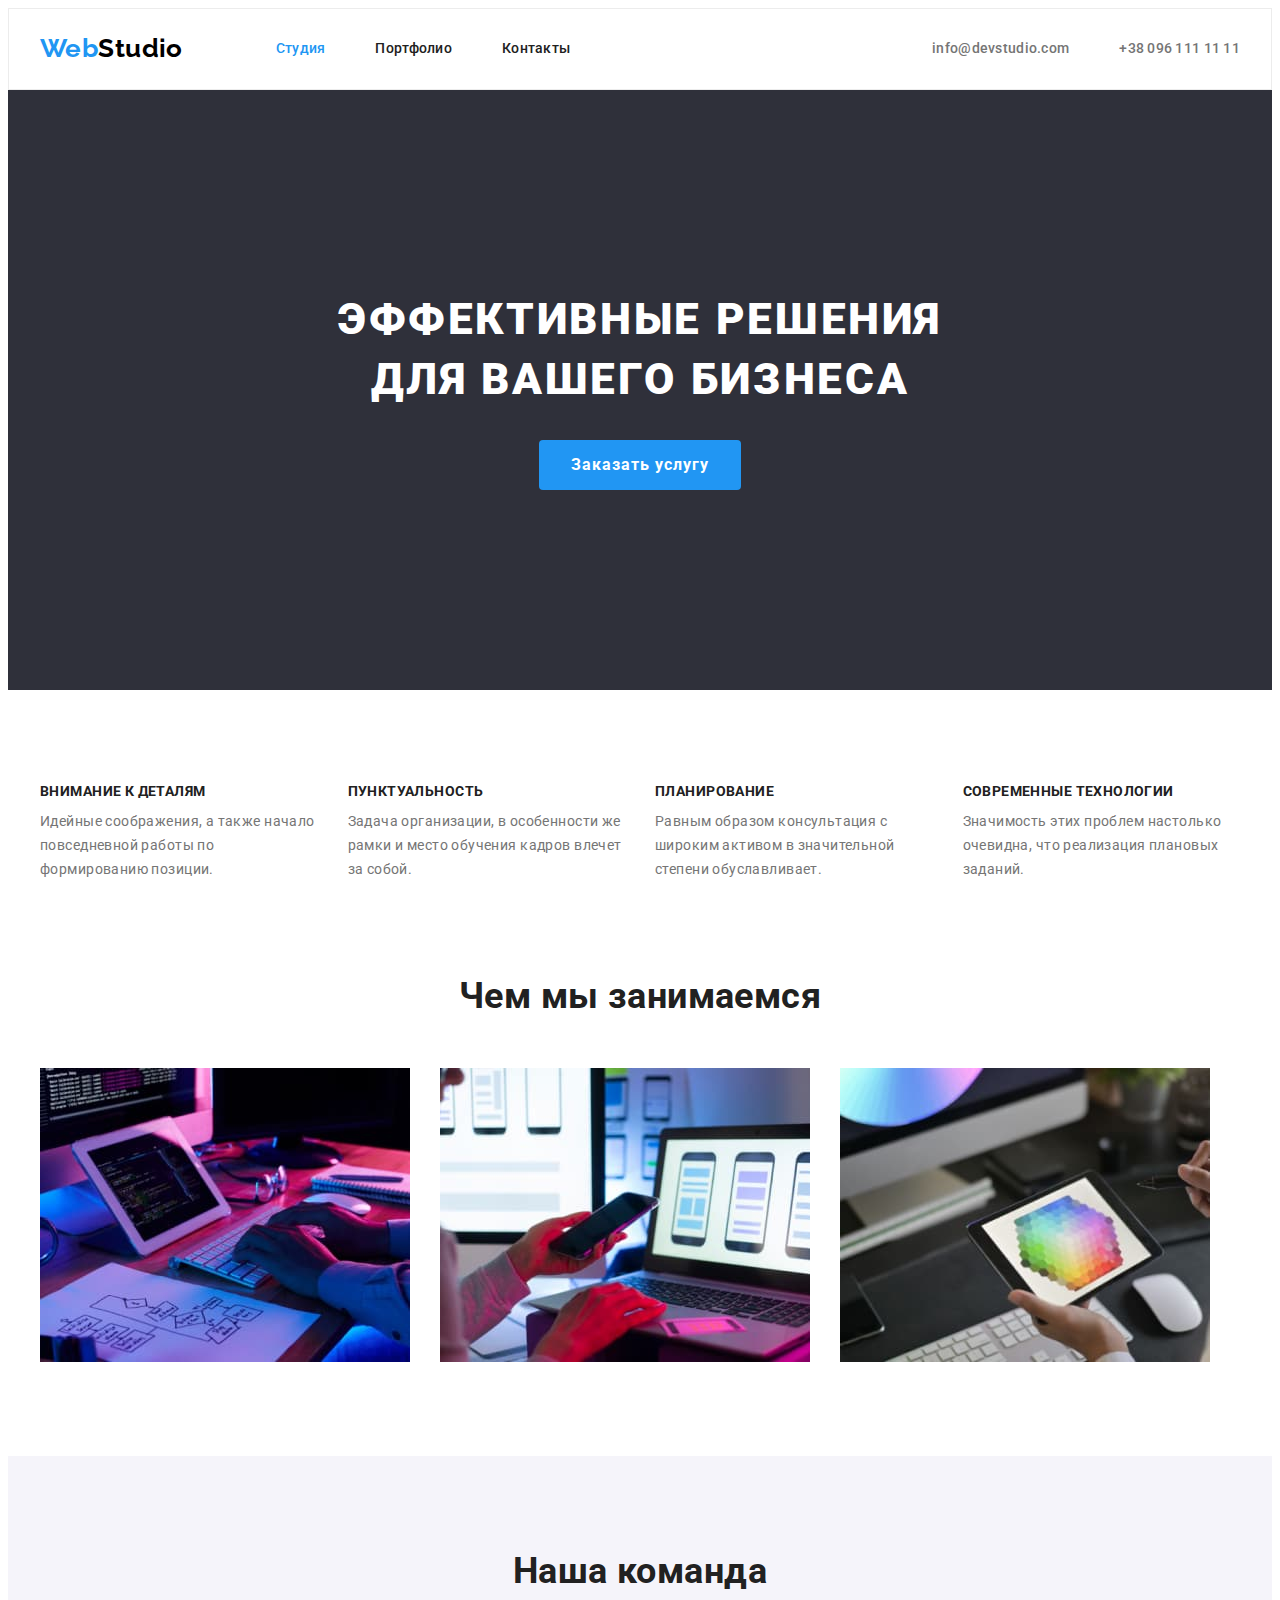
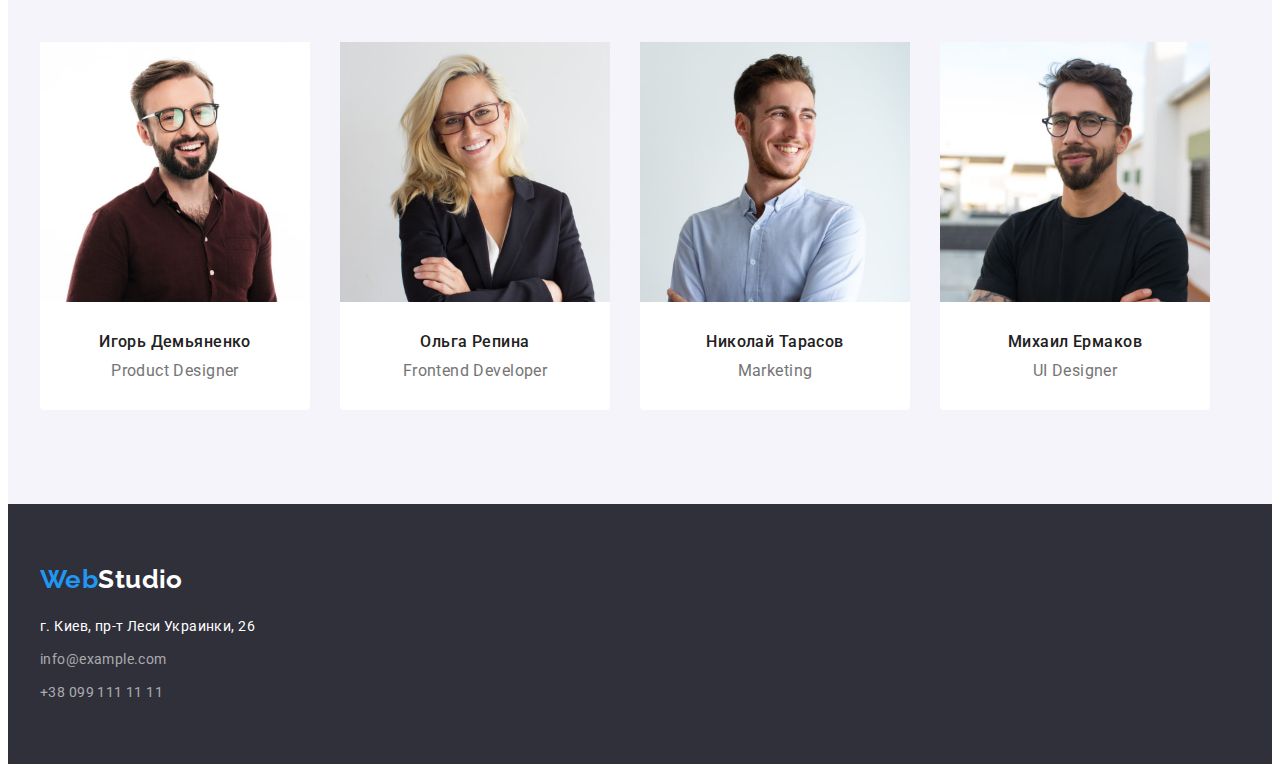
<file: index.html>
<!DOCTYPE html>
<html lang="ru">
  <head>
    <meta charset="UTF-8" />
    <meta http-equiv="X-UA-Compatible" content="IE=edge" />
    <meta name="viewport" content="width=device-width, initial-scale=1.0" />
    <title>WebStudio</title>
    <link rel="preconnect" href="https://fonts.googleapis.com" />
    <link rel="preconnect" href="https://fonts.gstatic.com" crossorigin />
    <link
      href="https://fonts.googleapis.com/css2?family=Raleway:wght@700&family=Roboto:wght@400;500;700;900&display=swap"
      rel="stylesheet"
    />
    <link
      rel="stylesheet"
      href="https://cdnjs.cloudflare.com/ajax/libs/modern-normalize/1.1.0/modern-normalize.min.css"
      integrity="sha512-wpPYUAdjBVSE4KJnH1VR1HeZfpl1ub8YT/NKx4PuQ5NmX2tKuGu6U/JRp5y+Y8XG2tV+wKQpNHVUX03MfMFn9Q=="
      crossorigin="anonymous"
      referrerpolicy="no-referrer"
    />
    <link rel="stylesheet" href="./css/styles.css" />
  </head>
  <body>
    <!-- Шапка -->
    <header class="header">
      <div class="container">
        <nav class="main-nav">
          <a href="./index.html" lang="en" class="logo"
            ><span class="logo-accent">Web</span>Studio</a
          >

          <ul class="site-nav">
            <li class="site-nav-item"><a href="./index.html" class="link current">Студия</a></li>
            <li class="site-nav-item"><a href="./portfolio.html" class="link">Портфолио</a></li>
            <li class="site-nav-item"><a href="" class="link">Контакты</a></li>
          </ul>
        </nav>

        <ul class="contacts">
          <li class="contacts-item">
            <a href="mailto:info@devstudio.com" class="link">info@devstudio.com</a>
          </li>
          <li class="contacts-item">
            <a href="tel:+380961111111" class="link">+38 096 111 11 11</a>
          </li>
        </ul>
      </div>
    </header>

    <!-- Уникальный контент страницы -->
    <main>
      <!-- Герой -->
      <section class="hero">
        <div class="container">
          <h1 class="hero-title">Эффективные решения для вашего бизнеса</h1>
          <button type="button" class="hero-button">Заказать услугу</button>
        </div>
      </section>

      <!-- Качества -->
      <section class="section qualities">
        <div class="container">
          <h2 class="section-title visually-hidden">Качества</h2>
          <ul class="qualities-list">
            <li class="item">
              <h3 class="qualities-title">Внимание к деталям</h3>
              <p>
                Идейные соображения, а также начало повседневной работы по формированию позиции.
              </p>
            </li>
            <li class="item">
              <h3 class="qualities-title">Пунктуальность</h3>
              <p>
                Задача организации, в особенности же рамки и место обучения кадров влечет за собой.
              </p>
            </li>
            <li class="item">
              <h3 class="qualities-title">Планирование</h3>
              <p>
                Равным образом консультация с широким активом в значительной степени обуславливает.
              </p>
            </li>
            <li class="item">
              <h3 class="qualities-title">Современные технологии</h3>
              <p>Значимость этих проблем настолько очевидна, что реализация плановых заданий.</p>
            </li>
          </ul>
        </div>
      </section>

      <!-- Чем мы занимаемся -->
      <section class="section works">
        <div class="container">
          <h2 class="section-title">Чем мы занимаемся</h2>
          <ul class="works-list">
            <li class="works-item">
              <img src="./images/box-1.jpg" alt="Компьютер" width="370" height="294" />
            </li>
            <li class="works-item">
              <img src="./images/box-2.jpg" alt="Ноутбук" width="370" height="294" />
            </li>
            <li class="works-item">
              <img src="./images/box-3.jpg" alt="Планшет" width="370" height="294" />
            </li>
          </ul>
        </div>
      </section>

      <!-- Команда -->
      <section class="section team">
        <div class="container">
          <h2 class="section-title">Наша команда</h2>
          <ul class="team-members">
            <li class="team-card">
              <img
                src="./images/employee-1.jpg"
                alt="Фото продакт-дизайнера"
                width="270"
                height="260"
                class="avatar"
              />
              <h3 class="name">Игорь Демьяненко</h3>
              <p lang="en" class="position">Product Designer</p>
            </li>
            <li class="team-card">
              <img
                src="./images/employee-2.jpg"
                alt="Фото фронтэнд-разработчика"
                width="270"
                height="260"
                class="avatar"
              />
              <h3 class="name">Ольга Репина</h3>
              <p lang="en" class="position">Frontend Developer</p>
            </li>
            <li class="team-card">
              <img
                src="./images/employee-3.jpg"
                alt="Фото маркетолога"
                width="270"
                height="260"
                class="avatar"
              />
              <h3 class="name">Николай Тарасов</h3>
              <p lang="en" class="position">Marketing</p>
            </li>
            <li class="team-card">
              <img
                src="./images/employee-4.jpg"
                alt="Фото юай-дизайнера"
                width="270"
                height="260"
                class="avatar"
              />
              <h3 class="name">Михаил Ермаков</h3>
              <p lang="en" class="position">UI Designer</p>
            </li>
          </ul>
        </div>
      </section>
    </main>

    <!-- Подвал -->
    <footer class="footer">
      <div class="container">
        <a href="./index.html" lang="en" class="logo"><span class="logo-accent">Web</span>Studio</a>
        <address>
          <ul class="address">
            <li class="address-item">
              <a
                href="https://goo.gl/maps/piqngm7oDQpEDh6u6"
                target="_blank"
                rel="noopener nofollow noreferrer"
                class="geolocation"
                >г. Киев, пр-т Леси Украинки, 26</a
              >
            </li>
            <li class="address-item">
              <a href="mailto:info@example.com" class="link">info@example.com</a>
            </li>
            <li class="address-item">
              <a href="tel:+380991111111" class="link">+38 099 111 11 11</a>
            </li>
          </ul>
        </address>
      </div>
    </footer>
  </body>
</html>
</file>
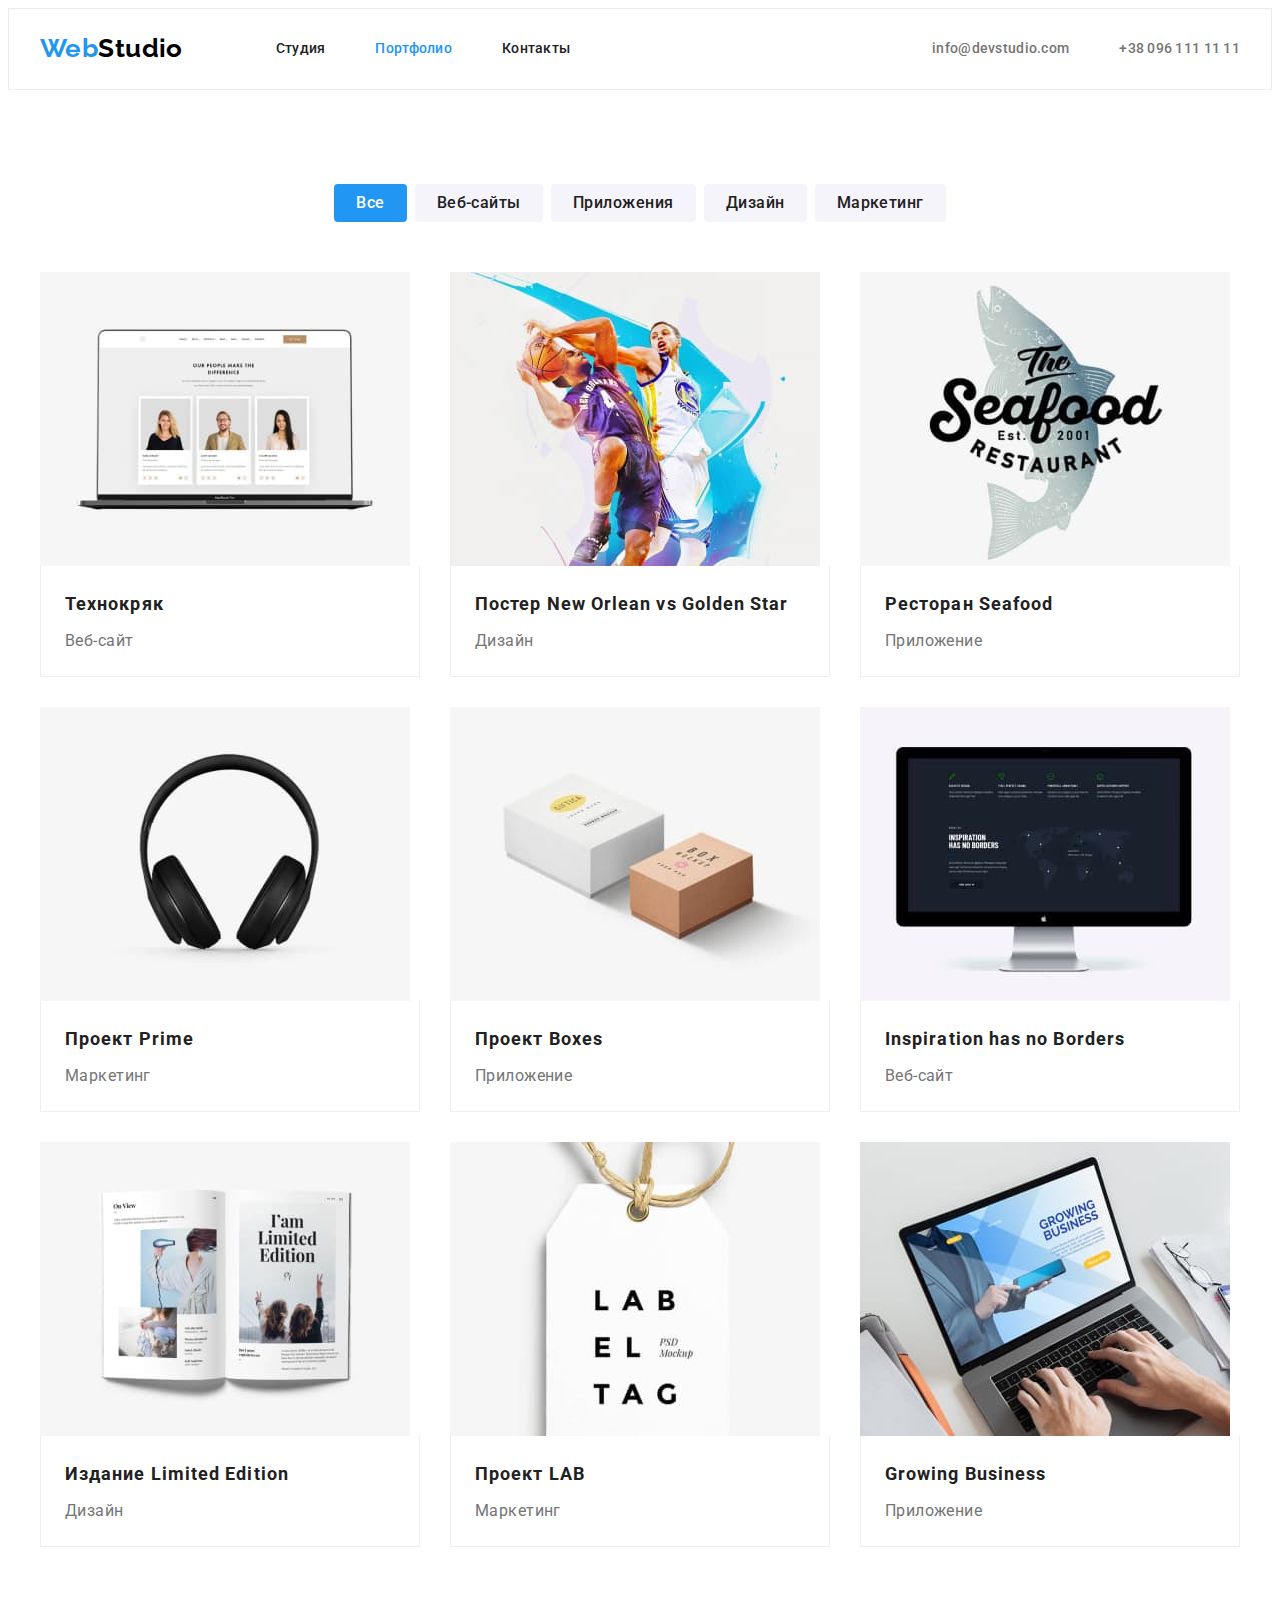
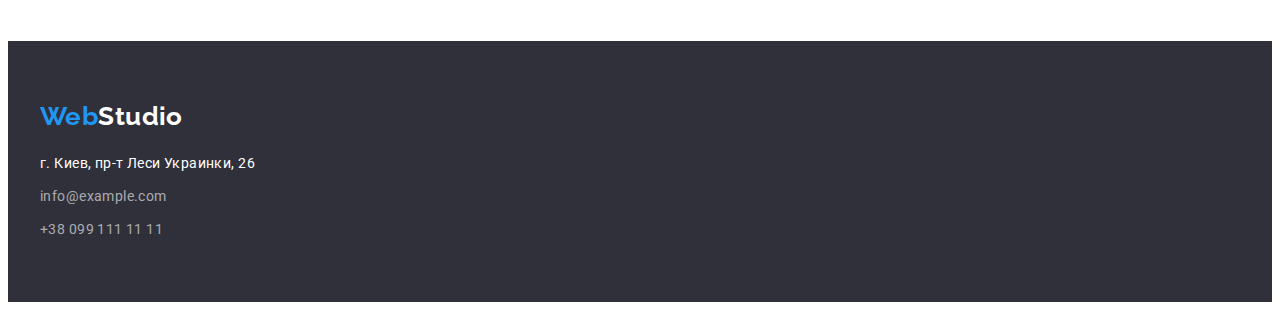
<file: portfolio.html>
<!DOCTYPE html>
<html lang="ru">
  <head>
    <meta charset="UTF-8" />
    <meta http-equiv="X-UA-Compatible" content="IE=edge" />
    <meta name="viewport" content="width=device-width, initial-scale=1.0" />
    <title>WebStudio's Portfolio</title>
    <link rel="preconnect" href="https://fonts.googleapis.com" />
    <link rel="preconnect" href="https://fonts.gstatic.com" crossorigin />
    <link
      href="https://fonts.googleapis.com/css2?family=Raleway:wght@700&family=Roboto:wght@400;500;700;900&display=swap"
      rel="stylesheet"
    />
    <link
      rel="stylesheet"
      href="https://cdnjs.cloudflare.com/ajax/libs/modern-normalize/1.1.0/modern-normalize.min.css"
      integrity="sha512-wpPYUAdjBVSE4KJnH1VR1HeZfpl1ub8YT/NKx4PuQ5NmX2tKuGu6U/JRp5y+Y8XG2tV+wKQpNHVUX03MfMFn9Q=="
      crossorigin="anonymous"
      referrerpolicy="no-referrer"
    />
    <link rel="stylesheet" href="./css/styles.css" />
  </head>

  <body>
    <!-- Шапка -->
    <header class="header">
      <div class="container">
        <nav class="main-nav">
          <a href="./index.html" lang="en" class="logo"
            ><span class="logo-accent">Web</span>Studio</a
          >

          <ul class="site-nav">
            <li class="site-nav-item"><a href="./index.html" class="link">Студия</a></li>
            <li class="site-nav-item">
              <a href="./portfolio.html" class="link current">Портфолио</a>
            </li>
            <li class="site-nav-item"><a href="" class="link">Контакты</a></li>
          </ul>
        </nav>

        <ul class="contacts">
          <li class="contacts-item">
            <a href="mailto:info@devstudio.com" class="link">info@devstudio.com</a>
          </li>
          <li class="contacts-item">
            <a href="tel:+380961111111" class="link">+38 096 111 11 11</a>
          </li>
        </ul>
      </div>
    </header>

    <!-- Уникальный контент страницы -->
    <main>
      <section class="section">
        <div class="container">
          <!-- Фильтры -->
          <h1 class="section-title visually-hidden">Проекты</h1>
          <ul class="filters">
            <li class="filters-item">
              <button type="button" class="filters-button current">Все</button>
            </li>
            <li class="filters-item">
              <button type="button" class="filters-button">Веб-сайты</button>
            </li>
            <li class="filters-item">
              <button type="button" class="filters-button">Приложения</button>
            </li>
            <li class="filters-item">
              <button type="button" class="filters-button">Дизайн</button>
            </li>
            <li class="filters-item">
              <button type="button" class="filters-button">Маркетинг</button>
            </li>
          </ul>

          <!-- Карточки проектов -->
          <ul class="projects">
            <li class="projects-item">
              <a href="">
                <img
                  src="./images/card-1.jpg"
                  alt="Сайт компании Технокряк"
                  width="370"
                  height="294"
                  class="projects-img"
                />
                <div class="projects-caption">
                  <h2 class="projects-name">Технокряк</h2>
                  <p class="projects-type">Веб-сайт</p>
                </div>
              </a>
            </li>
            <li class="projects-item">
              <a href="">
                <img
                  src="./images/card-2.jpg"
                  alt="Постер с баскетболистами"
                  width="370"
                  height="294"
                  class="projects-img"
                />
                <div class="projects-caption">
                  <h2 class="projects-name">Постер New Orlean vs Golden Star</h2>
                  <p class="projects-type">Дизайн</p>
                </div>
              </a>
            </li>
            <li class="projects-item">
              <a href="">
                <img
                  src="./images/card-3.jpg"
                  alt="Логотип рыбного ресторана"
                  width="370"
                  height="294"
                  class="projects-img"
                />
                <div class="projects-caption">
                  <h2 class="projects-name">Ресторан Seafood</h2>
                  <p class="projects-type">Приложение</p>
                </div>
              </a>
            </li>
            <li class="projects-item">
              <a href="">
                <img
                  src="./images/card-4.jpg"
                  alt="Наушники"
                  width="370"
                  height="294"
                  class="projects-img"
                />
                <div class="projects-caption">
                  <h2 class="projects-name">Проект Prime</h2>
                  <p class="projects-type">Маркетинг</p>
                </div>
              </a>
            </li>
            <li class="projects-item">
              <a href="">
                <img
                  src="./images/card-5.jpg"
                  alt="Подарочные коробки"
                  width="370"
                  height="294"
                  class="projects-img"
                />
                <div class="projects-caption">
                  <h2 class="projects-name">Проект Boxes</h2>
                  <p class="projects-type">Приложение</p>
                </div>
              </a>
            </li>
            <li class="projects-item">
              <a href="">
                <img
                  src="./images/card-6.jpg"
                  alt="Монитор с открытой веб-страницей"
                  width="370"
                  height="294"
                  class="projects-img"
                />
                <div class="projects-caption">
                  <h2 class="projects-name">Inspiration has no Borders</h2>
                  <p class="projects-type">Веб-сайт</p>
                </div>
              </a>
            </li>
            <li class="projects-item">
              <a href="">
                <img
                  src="./images/card-7.jpg"
                  alt="Дизайн страниц журнала"
                  width="370"
                  height="294"
                  class="projects-img"
                />
                <div class="projects-caption">
                  <h2 class="projects-name">Издание Limited Edition</h2>
                  <p class="projects-type">Дизайн</p>
                </div>
              </a>
            </li>
            <li class="projects-item">
              <a href="">
                <img
                  src="./images/card-8.jpg"
                  alt="Бирка"
                  width="370"
                  height="294"
                  class="projects-img"
                />
                <div class="projects-caption">
                  <h2 class="projects-name">Проект LAB</h2>
                  <p class="projects-type">Маркетинг</p>
                </div>
              </a>
            </li>
            <li class="projects-item">
              <a href="">
                <img
                  src="./images/card-9.jpg"
                  alt="Ноутбук с открытой веб-страницей"
                  width="370"
                  height="294"
                  class="projects-img"
                />
                <div class="projects-caption">
                  <h2 class="projects-name">Growing Business</h2>
                  <p class="projects-type">Приложение</p>
                </div>
              </a>
            </li>
          </ul>
        </div>
      </section>
    </main>

    <!-- Подвал -->
    <footer class="footer">
      <div class="container">
        <a href="./index.html" lang="en" class="logo"><span class="logo-accent">Web</span>Studio</a>
        <address>
          <ul class="address">
            <li class="address-item">
              <a
                href="https://goo.gl/maps/piqngm7oDQpEDh6u6"
                target="_blank"
                rel="noopener nofollow noreferrer"
                class="geolocation"
                >г. Киев, пр-т Леси Украинки, 26</a
              >
            </li>
            <li class="address-item">
              <a href="mailto:info@example.com" class="link">info@example.com</a>
            </li>
            <li class="address-item">
              <a href="tel:+380991111111" class="link">+38 099 111 11 11</a>
            </li>
          </ul>
        </address>
      </div>
    </footer>
  </body>
</html>
</file>
<file: css/styles.css>
:root {
  --primary-text-color: #757575;
  --title-text-color: #212121;
  --accent-color: #2196f3;
  --primary-white-color: #ffffff;
  --secondary-bg-color: #f5f4fa;
  --footer-bg-color: #2f303a;
}

body {
  color: var(--primary-text-color);
  background-color: var(--primary-white-color);

  font-family: Roboto, sans-serif;
  font-size: 14px;
  line-height: 1.71;
  letter-spacing: 0.03em;
}

p,
h1,
h2,
h3,
h4,
h5,
h6 {
  margin: 0;
}

ul {
  list-style-type: none;
  padding: 0;
  margin: 0;
}

a {
  text-decoration: none;
}

img {
  display: block;
}

.container {
  width: 1200px;
  padding-left: 15px;
  padding-right: 15px;
  margin-left: auto;
  margin-right: auto;

  /* outline: 2px solid tomato; */
}

.visually-hidden {
  position: absolute;
  width: 1px;
  height: 1px;
  margin: -1px;
  border: 0;
  padding: 0;
  white-space: nowrap;
  clip-path: inset(100%);
  clip: rect(0 0 0 0);
  overflow: hidden;
}

/* Логотип */
.logo {
  color: #000000;
  font-family: Raleway, sans-serif;
  font-weight: 700;
  font-size: 26px;
  line-height: 1.19;
}

.header .logo {
  padding-top: 24px;
  padding-bottom: 25px;
  margin-right: 93px;
}

.logo-accent {
  color: var(--accent-color);
}

/* Шапка */
.header {
  border: 1px solid #ececec;
}

.header > .container {
  display: flex;
}

.main-nav {
  display: flex;
  align-items: center;
}

.site-nav {
  display: flex;
}

.site-nav-item + .site-nav-item {
  margin-left: 50px;
}

.header .link {
  display: block;
  padding-top: 32px;
  padding-bottom: 32px;

  color: inherit;

  font-weight: 500;
  line-height: 1.14;
  letter-spacing: 0.02em;
}

.header .link:hover,
.header .link:focus {
  color: var(--accent-color);
}

.site-nav .link {
  color: var(--title-text-color);
}

.link.current {
  color: var(--accent-color);
}

.contacts {
  display: flex;
  margin-left: auto;
}

.contacts-item + .contacts-item {
  margin-left: 50px;
}

/* Страница index.html */

/* Герой */
.hero {
  padding-top: 200px;
  padding-bottom: 200px;
  text-align: center;

  background-color: #2f303a;
}

.hero-title {
  width: 696px;
  margin-left: auto;
  margin-right: auto;
  margin-bottom: 30px;

  color: var(--primary-white-color);
  font-weight: 900;
  font-size: 44px;
  line-height: 1.36;
  letter-spacing: 0.06em;
  text-transform: uppercase;
}

.hero-button {
  display: inline-block;
  padding: 10px 32px;
  border-radius: 4px;
  border: none;

  color: var(--primary-white-color);
  background-color: var(--accent-color);
  font-family: inherit;
  font-weight: 700;
  font-size: 16px;
  line-height: 1.88;
  text-align: center;
  letter-spacing: 0.06em;

  cursor: pointer;
}

/* Секции */
.section {
  padding-top: 94px;
  padding-bottom: 94px;
}

.section-title {
  margin-bottom: 50px;

  color: var(--title-text-color);
  font-size: 36px;
  line-height: 1.17;
  text-align: center;
}

/* Качества */
.qualities {
  padding-bottom: 0;
}

.qualities-list {
  display: flex;
}

.qualities-list > .item {
  width: calc((100% - 3 * 30px) / 4);
}

.qualities-list > .item + .item {
  margin-left: 30px;
}

.qualities-title {
  margin-bottom: 10px;

  color: var(--title-text-color);
  font-size: 14px;
  line-height: 1.14;
  text-transform: uppercase;
}

/* Чем мы занимаемся */
.works-list {
  display: flex;
}

.works-item + .works-item {
  margin-left: 30px;
}

/* Команда */
.team {
  background-color: var(--secondary-bg-color);
}

.team-members {
  display: flex;
}

.team-card {
  padding-bottom: 30px;
  border-radius: 0px 0px 4px 4px;

  background-color: var(--primary-white-color);
}

.team-card + .team-card {
  margin-left: 30px;
}

.team-card > .avatar {
  margin-bottom: 30px;
}

.team-members .name {
  margin-bottom: 10px;

  color: var(--title-text-color);
  font-weight: 500;
  font-size: 16px;
  line-height: 1.19;
  text-align: center;
}

.team-members .position {
  font-size: 16px;
  line-height: 1.19;
  text-align: center;
}

/* Страница portfolio.html */

/* Фильтры */
.filters {
  display: flex;
  justify-content: center;
  margin-bottom: 50px;
}

.filters-item + .filters-item {
  margin-left: 8px;
}

.filters-button {
  display: inline-block;
  padding: 6px 22px;
  border: 0;
  border-radius: 4px;

  color: var(--title-text-color);
  background-color: var(--secondary-bg-color);
  font-family: inherit;
  font-weight: 500;
  font-size: 16px;
  line-height: 1.62;
  text-align: center;
  letter-spacing: 0.03em;

  cursor: pointer;
}

.filters-button:hover,
.filters-button:focus {
  color: var(--primary-white-color);
  background-color: var(--accent-color);
}

.filters-button.current {
  color: var(--primary-white-color);
  background-color: var(--accent-color);
}

/* Карточки проектов */
.projects {
  display: flex;
  flex-wrap: wrap;
}

.projects-item {
  width: calc((100% - 2 * 30px) / 3);
  margin-right: 30px;
  margin-bottom: 30px;

  background: var(--primary-white-color);
}

.projects-item:nth-child(3n) {
  margin-right: 0;
}

.projects-item:nth-last-child(-n + 3) {
  margin-bottom: 0;
}

.projects-caption {
  padding: 20px 24px;
  border: 1px solid #eeeeee;
  border-top: 0;
}

.projects-name {
  margin-bottom: 4px;

  color: var(--title-text-color);
  font-size: 18px;
  line-height: 2;
  letter-spacing: 0.06em;
}

.projects-type {
  color: var(--primary-text-color);

  font-size: 16px;
  line-height: 1.88;
}

/* Футер */
.footer {
  padding-top: 60px;
  padding-bottom: 60px;
  background-color: var(--footer-bg-color);
}

.footer .logo {
  display: inline-block;
  margin-bottom: 20px;

  color: var(--primary-white-color);
}

.address-item + .address-item {
  margin-top: 9px;
}

.geolocation {
  color: var(--primary-white-color);
  font-style: normal;
}

.address .link {
  color: rgba(255, 255, 255, 0.6);
  font-style: normal;
}

.address .link:hover,
.address .link:focus {
  color: var(--accent-color);
}
</file>
